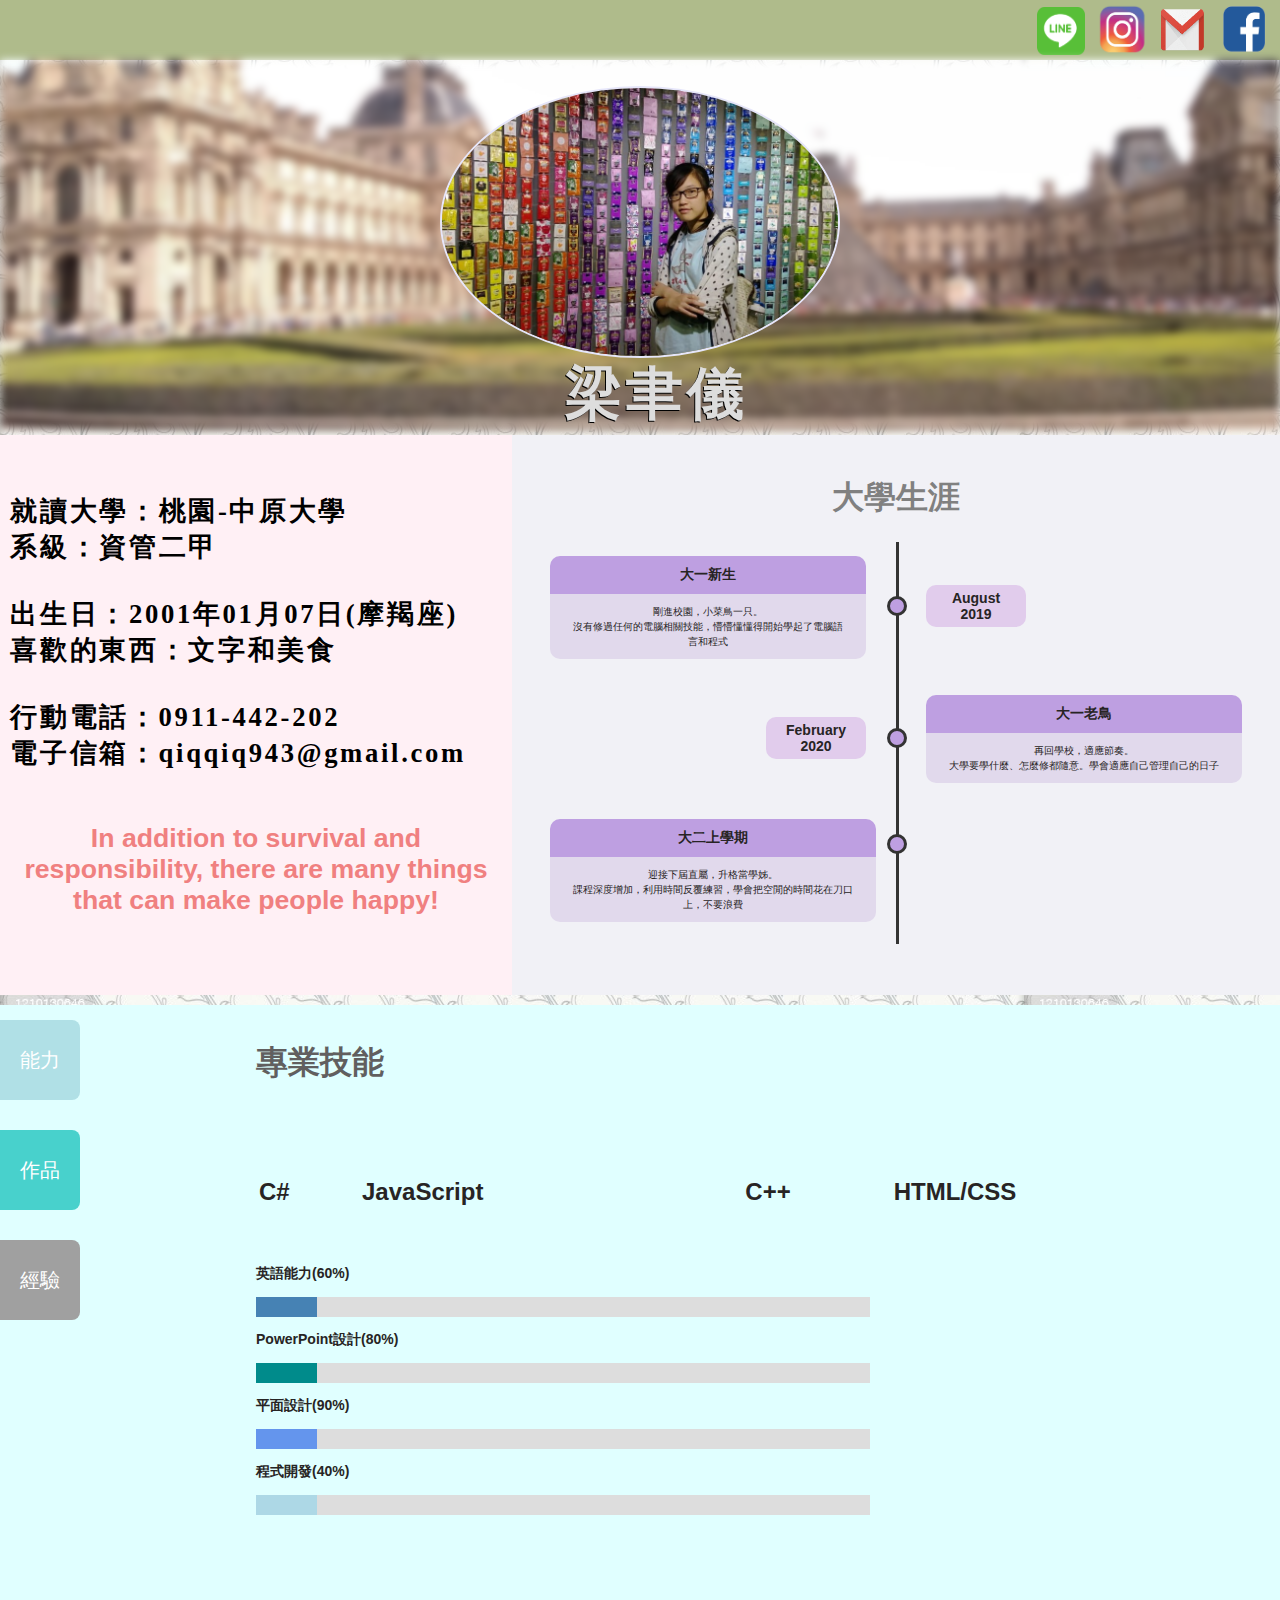
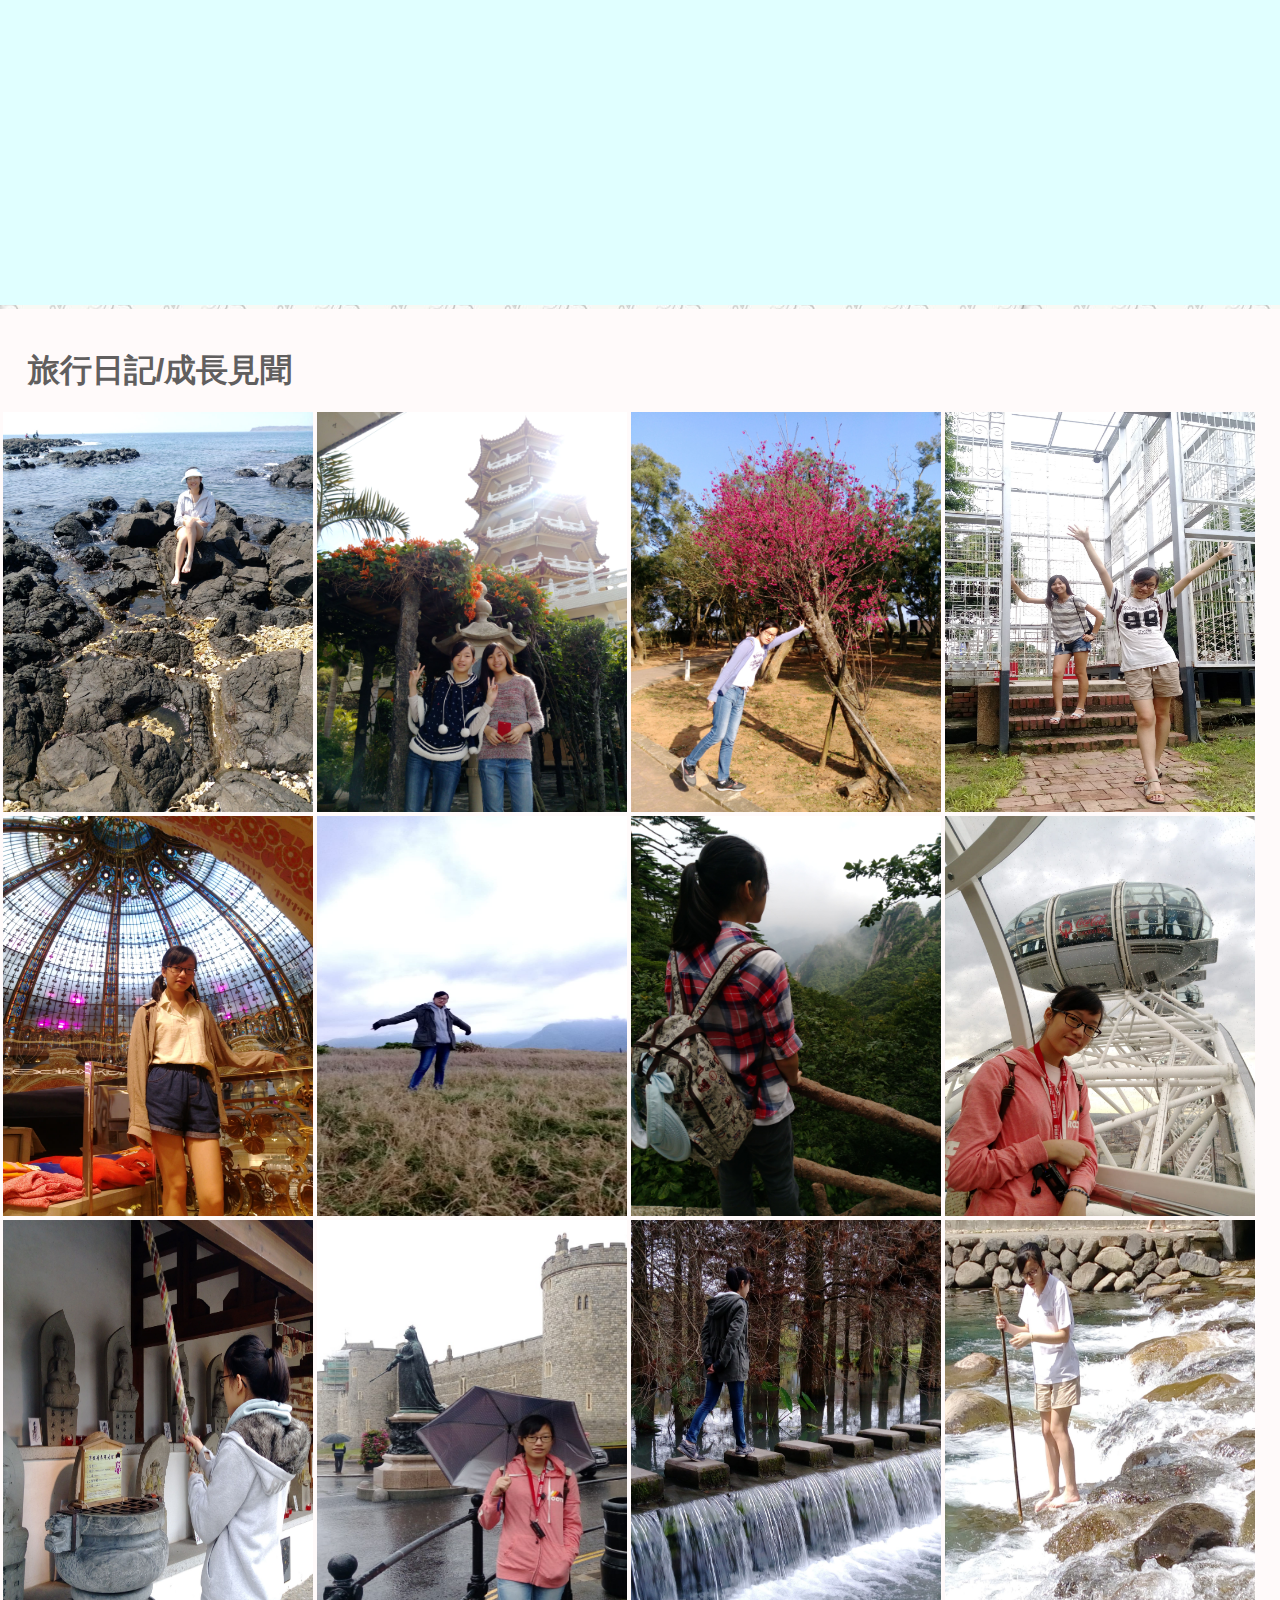
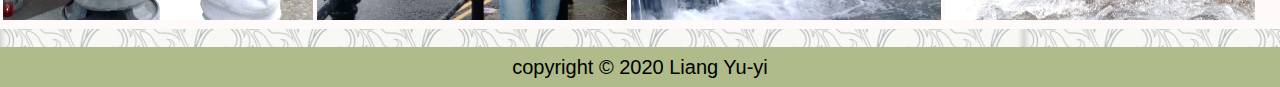
<file: index.html>
<!DOCTYPE html>
<html lang="en">

<head>
<link rel="stylesheet" href="css/self.css">
<link rel="stylesheet" href="css/global.css">
<link rel="stylesheet" href="css/style.css">
<meta charset="UTF-8">
<meta name="viewport" content="width=device-width" , initial-scale=1.0">
<title>YuYi Website</title>
<style>
	body
	{background-image: url(image/istockphoto-1210130646-1024x1024.jpg);}
	</style>
<script>
	function bigImg(x) {
		x.style.height = "200px";
		x.style.width = "200px";
	}

	function normalImg(x) {
		x.style.height = "150px";
		x.style.width = "150px";
	}

	function openTab(evt, cityName) {
		var i, x, tablinks;
		x = document.getElementsByClassName("tab");
		for (i = 0; i < x.length; i++) {
			x[i].style.display = "none";
		}
		tablinks = document.getElementsByClassName("tablink");
		for (i = 0; i < x.length; i++) {
			tablinks[i].className = tablinks[i].className
					.replace(" w3-red", "");
		}
		document.getElementById(cityName).style.display = "block";
		evt.currentTarget.className += " w3-red";
	}

	/* for circular progress bars */
	window.addEventListener('DOMContentLoaded', function() {
		const
		circle = new CircularProgressBar('pie');
		moveProgressBar("ProgressBar1", 60);
		moveProgressBar("ProgressBar2", 80);
		moveProgressBar("ProgressBar3", 90);
		moveProgressBar("ProgressBar4", 40);
	});

	function moveProgressBar(id, percentage) {
		var i = 0;
		if (i == 0) {
			i = 1;
			var elem = document.getElementById(id);
			var width = 1;
			var id = setInterval(frame, 100);

			function frame() {
				if (width >= percentage) {
					clearInterval(id);
					i = 0;
				} else {
					width++;
					elem.style.width = width + "%";
				}
			}
		}
	}
</script>

<script src="js/circularProgressBar.min.js"></script>
</head>

<body>
	<!-- -->
	<div class="body-div" style="width: 100%;">
		<div class="header">
			<nav class="img-header">
				<a href="https://line.me/ti/p/hVWeTDM8yg"><img
					src="image/圖片1(1).png" title="歡迎和加入我的好友哦" width="48px" height="48"></a>
				<a href="https://instagram.com/yuyi_liang77532?igshid=mtv6ozv1y26h"><img
					src="image/圖片2(1).png" title="要看看我的個人主頁嗎" width="52" height="51"></a>
				<a href="mailto:qiqqiq943@gmail.com"><img
					src="image/圖片3(1).png" title="歡迎寫信和我交流喔" width="48.5" height="53"></a>
				<a href="https://www.facebook.com/profile.php?id=100040175122194"><img
					src="image/澳洲留學網聯繫-FB(1).png" title="這是我的個人主頁" width="50"
					height="54"></a>
			</nav>
		</div>


		<div class="blur-img"></div>
		<div class="circle-img">
			<img src="image/21298.jpg" alt="Avatar" style="width: 400px"> <font
				class="name">梁聿儀</font>
		</div>

		<div class="intro-div" style="width:100%;">
			<div class="about-column about-left" style="background-color:#FFF0F5;">

				<br> <br> <font class="intro-text"> 
					就讀大學：桃園-中原大學<br>
					系級：資管二甲<br>
					<br>
					出生日：2001年01月07日(摩羯座)<br>
					喜歡的東西：文字和美食<br>
					<br>
					行動電話：0911-442-202<br>
					電子信箱：qiqqiq943@gmail.com<br>
				</font>
				<font class="intro-head">
					<p align="center">
						In addition to survival and responsibility, there are
						many things that can make people happy! <br>
					</p>
				</font> 
			</div>

			<div class="about-column about-right" style="background-color: #f1f1f6;">
				<div class="container">
        				<h1><font color="#808080"><b>大學生涯</b></font></h1>
        				<div class="timeline">
            					<ul>
            					    <li>
            					        <div class="content">
            					            <h3>大一新生</h3>
            					            <p><font size="1">剛進校園，小菜鳥一只。<br>
												沒有修過任何的電腦相關技能，懵懵懂懂得開始學起了電腦語言和程式</font></p>
            					        </div>
            					        <div class="point"></div>
            					        <div class="date">
            					            <h4>August 2019</h4>
            					        </div>
            					    </li>
            					    <li>
            					        <div class="content">
            					            <h3>大一老鳥</h3>
            					            <p><font size="1">再回學校，適應節奏。<br>
												大學要學什麼、怎麼修都隨意。學會適應自己管理自己的日子</font></p>
            					        </div>
            					        <div class="point"></div>
            					        <div class="date">
            					            <h4>February 2020</h4>
            					        </div>
									</li>
									<li>
            					        <div class="content">
            					            <h3>大二上學期</h3>
											<p><font size="1">迎接下屆直屬，升格當學姊。<br>
												課程深度增加，利用時間反覆練習，學會把空閒的時間花在刀口上，不要浪費</font></p>
										</div>
            					        </div>
										<div class="point" style="position:relative; top: -110px;"> </div>
            					      <!-- <div class="date" style="position:relative; top: -110px;">
            					            <h4>September 2020</h4>
            					        </div> --> 
            					    </li>
            					    
            					</ul>
        				</div>
    				</div>
 			</div>
		</div>

		<div class="navdiv">
			<div id="mySidenav"
				class="w3-sidebar w3-bar-block w3-light-grey w3-card"
				style="height: 100%; width: 150px;">
				<button class="w3-bar-item w3-button tablink"
					onmouseover="openTab(event, 'AbilityTab')"
					style="background-color: powderblue;border-radius:0% 10% 10% 0%">能力</button>
				<br>
				
				<button class="w3-bar-item w3-button tablink"
					onmouseover="openTab(event, 'InterestTab')"
					style="background-color: #48D1CC ;border-radius:0% 10% 10% 0%">作品</button>
				<br>
				
				<button class="w3-bar-item w3-button tablink"
					onmouseover="openTab(event, 'ExperienceTab')"
					style="background-color: #a0a0a0;border-radius:0% 10% 10% 0%">經驗</button>
			</div>
			
			<div id="AbilityTab" style="margin-left: 80px"
				class="w3-container tab">
				<h2 class="pag1-head">專業技能</h2>

			<div class="pie-div">
				<div>
					<table
						style="width: 100%; text-align: left; position: relative; top: -2%">
						<tr>
							<th>
								<p>
									<font size="5">C#</font>
								</p>
								<div class="pie" style="width: 10%"
									data-pie='{ "index": 5, "size": 100, "lineargradient": ["#7FFFD4","#FFE4B5"], "round": true, "percent": 57, "colorSlice": "#16cedb", "colorCircle": "#DDDDDD" }'>
								</div>
							</th>

							<th>
								<p>
									<font size="5">JavaScript</font>
								</p>
								<div class="pie"
									data-pie='{ "index": 6, "size": 100, "lineargradient": ["#00AAAA","#FFA07A"], "round": true, "percent": 70, "colorSlice": "#944489", "colorCircle":  "#DDDDDD"}'>
								</div>
							
							</th>

							<th>
								<p>
									<font size="5">C++</font>
								</p>
								<div class="pie"
									data-pie='{ "index": 7, "size": 100, "lineargradient": ["#7FFFD4","#FFE4B5"], "round": true, "percent": 65, "colorSlice": "#a616db", "colorCircle": "#DDDDDD" }'>
								</div>
							</th>

							<th>
								<p>
									<font size="5">HTML/CSS</font>
								</p>
								<div class="pie"
									data-pie='{ "index": 8, "size": 100, "lineargradient": ["#00AAAA","#FFA07A"], "round": true, "percent": 75, "colorSlice": "#db164b", "colorCircle": "#DDDDDD" }'>
								</div>
							</th>
						</tr>
					</table>
				</div>

				<div id="ProgressBarDiv" >
					<p style="font-size: 14px; font-weight: bold;">英語能力(60%)</p><div style="background-color: #DDDDDD;"><div  id="ProgressBar1"></div></div>
					<p style="font-size: 14px; font-weight: bold;">PowerPoint設計(80%)</p><div style="background-color: #DDDDDD;"><div  id="ProgressBar2"></div></div>
					<p style="font-size: 14px; font-weight: bold;">平面設計(90%)</p><div style="background-color: #DDDDDD;"><div  id="ProgressBar3"></div></div>
					<p style="font-size: 14px; font-weight: bold;">程式開發(40%)</p><div style="background-color: #DDDDDD;"><div  id="ProgressBar4"></div></div>
				</div>
			</div>
		</div>

			<div id="InterestTab" style="margin-left: 80px; display: none;"
				class="w3-container tab">
				<h2 class="pag1-head">成果展示</h2>
				
				<div class="pag1-text" style="width:100%; text-align:center">
					<div class="interest-col">
						<img onmouseover="bigImg(this)" onmouseout="normalImg(this)" src="image/1576043442163.jpg" width="130px" height="180px" alt="Cooking">
						<p text-align="center">企業概論<br>公益商品販售計畫</p>
					</div>
					
					<div class="interest-col">
						<img onmouseover="bigImg(this)" onmouseout="normalImg(this)" src="image/IMG_20201209_031418.jpg" width="130px" height="180px" alt="Cooking">
						<p text-align="center">書法社團<br>普仁剛文藝獎</p>
					</div>
					
					<div class="interest-col">
						<img onmouseover="bigImg(this)" onmouseout="normalImg(this)" src="image/2020-12-02_033206.png" width="130px" height="180px" alt="Cooking">
						<p text-align="center">管理學--義工活動計畫書<br></p>
					</div>
				
					<div class="interest-col">
						<img onmouseover="bigImg(this)" onmouseout="normalImg(this)" src="image/2020-12-09_024229.jpg" width="180px" height="150px" alt="Cooking">
						<p text-align="center">多媒體程式<br>介紹中原網站</p>
					</div>

					<div class="interest-col">
						<img onmouseover="bigImg(this)" onmouseout="normalImg(this)" src="image/2020-12-09_024423.jpg" width="180px" height="150px" alt="Cooking">
						<p>資料結構<br>3D射擊遊戲</p>
					</div>

				</div>
				
			</div>

			

			<div id="ExperienceTab" style="margin-left: 80px; display: none;"
				class="w3-container tab">
				<h2 class="pag1-head">校園生活</h2>
				
				<div style="position: absolute;top:30%;left:15%;width:100%;text-align:center;">
					<div class="interest-col">
						<img src="image/2020512_201202.jpg" width="200px" height="200px" alt="Cooking" >
						<div class="overlay" >書法作品</div>
					</div>
					
					<div class="interest-col">
						<img src="image/05062020swap sale_201202.jpg" width="200px" height="200px" alt="Cooking">
						<div class="overlay">跳蚤市場</div>
					</div>
					
					<div class="interest-col">
						<img  src="image/開會照片_201202.jpg" width="200px" height="200px" alt="Cooking">
						<div class="overlay">開會照片</div>
					</div>
				
					<div class="interest-col">
						<img  src="image/20200604導聚_201202.jpg" width="200px" height="200px" alt="Cooking">
						<div class="overlay">期末聚餐</div>
					</div>

					<div class="interest-col">
						<img  src="image/126406029_2815173908753710_3103518238219301569_o.jpg" width="200px" height="200px" alt="Cooking">
						<div class="overlay">業餘打工</div>
					</div>
				</div>
			</div>
		</div>


		<div class="life">
			<div class="life-head">旅行日記/成長見聞</div>
			<table>
				<colgroup>
					<col span="1" style="width: 25%; height: 20%;">
				</colgroup>

				<tbody>
					<tr>
						<td>
							<div class="life-img-container">
								<img src="image/21300.jpg" alt="Avatar" class="life-img">
								<div class="life-img-middle">
									<div class="life-img-text">澎湖的海水冰冰涼涼</div>
								</div>
							</div>
						</td>
						<td>
							<div class="life-img-container">
								<img src="image/IMAG0753.jpg" alt="Avatar" class="life-img">
								<div class="life-img-middle">
									<div class="life-img-text">早晨佛堂前的陽光</div>
								</div>
							</div>
						</td>
						<td>
							<div class="life-img-container">
								<img src="image/IMAG4192.jpg" alt="Avatar" class="life-img">
								<div class="life-img-middle">
									<div class="life-img-text">
										警察叔叔，<br>那棵樹真的不是我弄倒的
									</div>
								</div>
							</div>
						</td>
						<td>
							<div class="life-img-container">
								<img src="image/IMAG5408.jpg" alt="Avatar" class="life-img">
								<div class="life-img-middle">
									<div class="life-img-text">
										你看，這個房子有---這大、<br>這---麼亮堂哦!
									</div>
								</div>
							</div>
						</td>
					</tr>

					<tr>
						<td>
							<div class="life-img-container">
								<img src="image/21296.jpg" alt="Avatar" class="life-img">
								<div class="life-img-middle">
									<div class="life-img-text">
										法國老佛爺百貨，<br>對不起我只是進來拍照的
									</div>
								</div>
							</div>
						</td>
						<td>
							<div class="life-img-container">
								<img src="image/21297.jpg" alt="Avatar" class="life-img">
								<div class="life-img-middle">
									<div class="life-img-text">
										花蓮的路邊景色，<br>讓人忍不住下出拍照~
									</div>
								</div>
							</div>
						</td>
						<td>
							<div class="life-img-container">
								<img src="image/IMAG2145.jpg" alt="Avatar" class="life-img">
								<div class="life-img-middle">
									<div class="life-img-text">黃山上雲煙繚繞的仙境</div>
								</div>
							</div>
						</td>
						<td>
							<div class="life-img-container">
								<img src="image/21295.jpg" alt="Avatar" class="life-img">
								<div class="life-img-middle">
									<div class="life-img-text">能夠俯瞰大笨鐘的倫敦之眼</div>
								</div>
							</div>
						</td>
					</tr>

					<tr>
						<td>
							<div class="life-img-container">
								<img src="image/IMAG6661.jpg" alt="Avatar" class="life-img">
								<div class="life-img-middle">
									<div class="life-img-text">
										花蓮慶修院裡的祈福菩薩，<br>猜猜我許了什麼願~?
									</div>
								</div>
							</div>
						</td>
						<td>
							<div class="life-img-container">
								<img src="image/21305.jpg" alt="Avatar" class="life-img"
									style="width: 100%">
								<div class="life-img-middle">
									<div class="life-img-text">英國的維多利亞女王</div>
								</div>
							</div>
						</td>
						<td>
							<div class="life-img-container">
								<img src="image/IMAG6878.jpg" alt="Avatar" class="life-img"
									style="width: 100%">
								<div class="life-img-middle">
									<div class="life-img-text">
										台東的森林秘境，<br>是個拍照的好地方哦
									</div>
								</div>
							</div>
						</td>
						<td>
							<div class="life-img-container">
								<img src="image/IMAG5291.jpg" alt="Avatar" class="life-img"
									style="width: 100%">
								<div class="life-img-middle">
									<div class="life-img-text">
										很可惜，<br>小溪的水完全沒有分開呢
									</div>
								</div>
							</div>
						</td>

					</tr>
				</tbody>


			</table>
		</div>

		<div class="footer">copyright &copy; 2020 Liang Yu-yi</div>


	</div>









</body>

</html>
</file>
<file: css/self.css>
* {
  box-sizing: border-box;
}

body, html
{
    height: 100%;
    margin: 0; 
}

.header
{
    background-color:	#AFBB8B;
    padding: 30px 0px;
    width: 100%;
    display: flex;
    align-items: center;
    margin: 0px; 
}
.img-header 
{
    float:right;
    position: absolute;
    left: 81%;
    align-items: right;
    letter-spacing: 5pt;
    
}

.img-header :hover
{
  opacity: 0.7;

}

.blur-img
{
    background-image: url("../image/IMG_20190810_154006.jpg");
    filter: blur(8px);
    -webkit-filter: blur(4px);
    position: relative;
    top:2%;
    height: 370px;
    background-position: center;
    background-repeat: no-repeat;
    background-size: cover;
}
.circle-img
{
    position: absolute;
    top:224px;
    left:50%;
    transform: translate(-50%, -50%);
    z-index: 4;
    width: auto;
    padding: 20px;
    text-align: center;

}
.circle-img img 
{
    overflow: hidden;
    border-radius: 50%;
    border:2px #E6E6FA solid;
}
.name
{
    color:#dddddd;
    font-family:Microsoft JhengHei;
    font-size: 43pt;
    font-weight: bold; 
    letter-spacing: 3pt;
    text-shadow: -1px 1px 	black;
    position: absolute;
    top:290px;
    left:33% ; 
}

.introduce
{	
	float: left;
    background-color:#FFF0F5 ;
    width:50%;
    height:550px;
    text-align: left;
    margin: 10px 10px 0px 0px;
    top:2%;
}
.intro-head
{
  color:	#F08080;
  margin: 5px;
  font-size: 20pt;
  font-weight: bolder;
  position: relative;
  top:3%;
}
.intro-text
{
  font-family:Microsoft JhengHei;
  font-weight: bold;
  color:black;
  font-size: 20pt;
  position: relative;
  top:4%;
  left:2%;
  letter-spacing: 2pt;
}

.about
{
	float: rigth;
    background-color:#FFFAFA;
    width:62%;
    height:400px;
    position: absolute;
    top:442px;
    left: 39%;
    margin: 10px 10px 0px 0px;
    line-height: 55px;
}
.about-head
{
    color:	rgb(97, 95, 95);
    font-size: 24pt;
    font-weight: bold;
    position: relative;
    top:5%;
    left: 4%;
}
.about-text
{
    font-size: 20pt;
    text-align: left;
    position: relative;
    top:7%;
    left:2%;
}



  #mySidenav button {
  	font-size: 20px;
    color: white;
  	margin: 15px 0px; 
  	height: 80px; 
  	width: 80px;
  	border: none;
  	outline:none;
  }
  
  #mySidenav button:hover {
    left: 0;
    width: 150px;
    border: none;
    outline:none;
  }
  
 
  #interest {
      top: 60px;
      background-color:	#48D1CC;
  }
    
  #ability {
      top:180px;
      background-color:		powderblue;
  }
    
  #experience {
      top: 300px;
      background-color: #a0a0a0;
  }
  
  .navdiv
  {
      width: 100%;
      height: 100%;
      background-color:	#E0FFFF;
      position: relative;
      top: 0%;
      left:0%;
      margin: 10px 0px 0px 0px;
      
  }
  
  .pag1-head
  {
    font-size: 24pt;
    color:rgb(97, 95, 95);
    font-weight: bold;
    position: absolute;
    top:1%;
    left:20%;
 
  }
  
  .pag1-text
  {
      font-size: 18pt;
      color: 	black;
      position: absolute;
      top:30%;
      left:18%;
  }
  
  .pie-div
  {
      position: absolute;
      top:16%;
      left:20%;
      height:300px;
      width: 80%;
      z-index: 1;
      margin: 10px 0px 0px 0px;
  }

.life
{
    background-color:		snow;
    width:100%;
    height:1320px;
    position: relative;
    top:-4%;
    left:0%;
    margin: 0px 0px 0px 0px;
}
.life-head
{
    font-size: 24pt;
    color:rgb(97, 95, 95);
    font-weight: bold;
    position: relative;
    top:3%;
    left:2%;
    margin: 40px 40px 30px 2px;
    height: 70px;
}

.life-img p {
    /* position the text */
    position: relative;
    height: 20px;
    top: 10%;
    left: 0px;
    display: none;
    width: 300px;
    text-align: center;
    margin: 0;

    
  }

  .life-img-container {
    position: relative;
    width:  310px;
    height: 100%;
  }
  
  .life-img {
    opacity: 1;
    display: block;
    /**/
    width: 100%;
    height: 400px;
   
    
    transition: .5s ease;
    backface-visibility: hidden;
  }
  
  .life-img-middle {
    transition: .5s ease;
    opacity: 0;
    position: absolute;
    top: 50%;
    left: 50%;
    transform: translate(-50%, -50%);
    -ms-transform: translate(-50%, -50%);
    text-align: center;
  }
  
  .life-img-container:hover .life-img {
    opacity: 0.3;
  }
  
  .life-img-container:hover .life-img-middle {
    opacity: 1;
  }
  
  .life-img-text {
    background-color: #D87093;
    color: white;
    font-size: 15px;
    width:230px;
    padding: 10px 10px;
    text-align: center;
  }




.footer
{
    background-color:#AFBB8B;
    width: 100%;
    padding: 15px;
    font-size: 15pt;
    color: black;
    line-height: 10px;
    text-align: center;
    position: relative;
    top:-2%;
    left: 0%;

}

@media (max-width: 720px) {
  section {
    flex-direction: column;
    justify-content: center;
  }
}

@media (max-width: 600px) {
  .pie {
    width: 150px !important;
    height: 150px !important;
  }
  .pie svg {
    width: 150px;
    height: 150px;
  }
}

#ProgressBarDiv {
  margin: 40px 0px;
  width: 60%;
  background-color: #E0FFFF;
}

#ProgressBar1 {
  width: 1%;
  height: 20px;
  background-color:#4682B4;
}

#ProgressBar2 {
  width: 1%;
  height: 20px;
  background-color:#008B8B;
}

#ProgressBar3 {
  width: 1%;
  height: 20px;
  background-color: #6495ED;
}

#ProgressBar4 {
  width: 1%;
  height: 20px;
  background-color:#ADD8E6;
}


.intro-div {
  position: relative;
	margin: 5px 0px;
}

/* Clear floats after the columns */
.intro-div:after {
  content: "";
  display: table;
  clear: both;
}

/* Create two equal columns that floats next to each other */
.about-column {
  position: relative;
  float: left;
  height: 560px; /* Should be removed. Only for demonstration */
}

.about-left {
  width: 40%;
  left: 0%;
}

.about-right {
  width: 60%;
  left: 0%;
}


.interest-col {
  float: left;
  width: 16%;

}

/* Clear floats after the columns */
.interest-col:after {
  content: "";
  display: table;
  clear: both;
}

.overlay {
  position: relative; 
  bottom: 50px; 
  background: rgb(0, 0, 0);
  background: rgba(0, 0, 0, 0.5); /* Black see-through */
  color: #f1f1f1; 
  width: 100%;
  transition: .5s ease;
  opacity:0;
  color: white;
  font-size: 20px;
  padding: 20px;
  text-align: center;
}

.interest-col:hover .overlay {
  opacity: 1;
}
</file>
<file: css/global.css>
*,
*:before,
*:after {
  box-sizing: border-box;
}

html,
body {
  margin: 0;
  padding: 0;
}

html {
  height: 100%;
}

body {
  position: relative;
  min-height: 100%;
  font-family: -apple-system, BlinkMacSystemFont, Segoe UI, Helvetica, Arial, sans-serif, Apple Color Emoji,
    Segoe UI Emoji, Segoe UI Symbol;
  background: #fff;
}

.container {
  display: flex;
  flex-direction: column;
  align-items: center;
  justify-content: center;
  width: 100%;
  margin: auto;
}

section {
  position: relative;
  display: flex;
  align-items: center;
  justify-content: center;
  width: 100%;
  min-height: 100vh;
  gap: 20px;
}

section:not(:last-child):after {
  position: absolute;
  content: "scroll down";
  bottom: 10px;
  font-size: 20px;
  text-transform: uppercase;
}

section:nth-child(even) {
  background: #f8f8f8;
}

@media (max-width: 720px) {
  section {
    flex-direction: column;
    justify-content: center;
  }
}

@media (max-width: 600px) {
  .pie {
    width: 150px !important;
    height: 150px !important;
  }
  .pie svg {
    width: 150px;
    height: 150px;
  }
}
</file>
<file: css/style.css>
html, body, ul, li {
    margin: 0;
    padding: 0;
    font-family: 'Nunito', sans-serif;
    color:#272424;
    background-image: image/istockphoto-1210130646-1024x1024.jpg;
}

.container {
    padding: 20px 0;
}

.container h1 {
    text-align: center;
}

.timeline {
    position: relative;
    margin: 0 auto;
    width: 90%;
    
}

.timeline ul li {
    margin-bottom: 10px;
    list-style-type: none;
    display: flex;
    flex-direction: row;
    align-items: center;
}

.point {
    min-width: 20px;
    height: 20px;
    background-color: #be9fe1;
    border-radius: 100%;
    z-index: 2;
    border: 3px #333333 solid;
    position: relative;
    left: 1px;
}

@media (max-width: 800px) {
    .point {
        min-width: 15px;
        height: 15px;
    }

    html, body {
        font-size: 15px;
    }

}

@media (max-width: 650px) {
    html, body {
        font-size: 14px;
    }
    
    .point {
        min-width: 12px;
        height: 12px;
    }

}

@media (max-width: 450px) {
    html, body {
        font-size: 10px;
    }

    p {
        padding: 10px !important;
    }
}

.timeline ul li .content {
    width: 50%;
    padding: 0 20px;
}

.timeline ul li:nth-child(odd) .content {
    padding-left: 0;
}

.timeline ul li:nth-child(odd) .date {
    padding-right: 0;
}

.timeline ul li:nth-child(even) .content {
    padding-right: 0;
}

.timeline ul li:nth-child(even) .date {
    padding-left: 0;
}

.timeline ul li .date {
    font-size: 14px;
    width: 50%;
    padding: 0 20px;
    font-weight: normal;
}

.timeline ul li .date h4 {
    background-color: #e1ccec;
    width: 100px;
    text-align: center;
    padding: 5px 10px;
    border-radius: 10px;
}

.timeline ul li .content h3 {
	font-family:Microsoft JhengHei;
	font-weight: bolder;
    font-size: 14px;
    padding: 10px 20px;
    background-color: #be9fe1;
    margin-bottom: 0;
    text-align: center;
    border-top-left-radius: 10px;
    border-top-right-radius: 10px;
}

.timeline ul li .content p {
    font-size: 12px;
    padding: 10px 20px;
    background-color: #e1d9ec;
    margin-top: 0;
    text-align: center;
    border-bottom-left-radius: 10px;
    border-bottom-right-radius: 10px;
}

.timeline ul li:nth-child(even) {
    flex-direction: row-reverse;
}

.timeline ul li:nth-child(even) .date h4 {
    float: right
}

.timeline::before {
    content: "";
    position: absolute;
    height: 100%;
    width: 3px;
    left: 50%;
    background-color: #333333;
}
</file>
